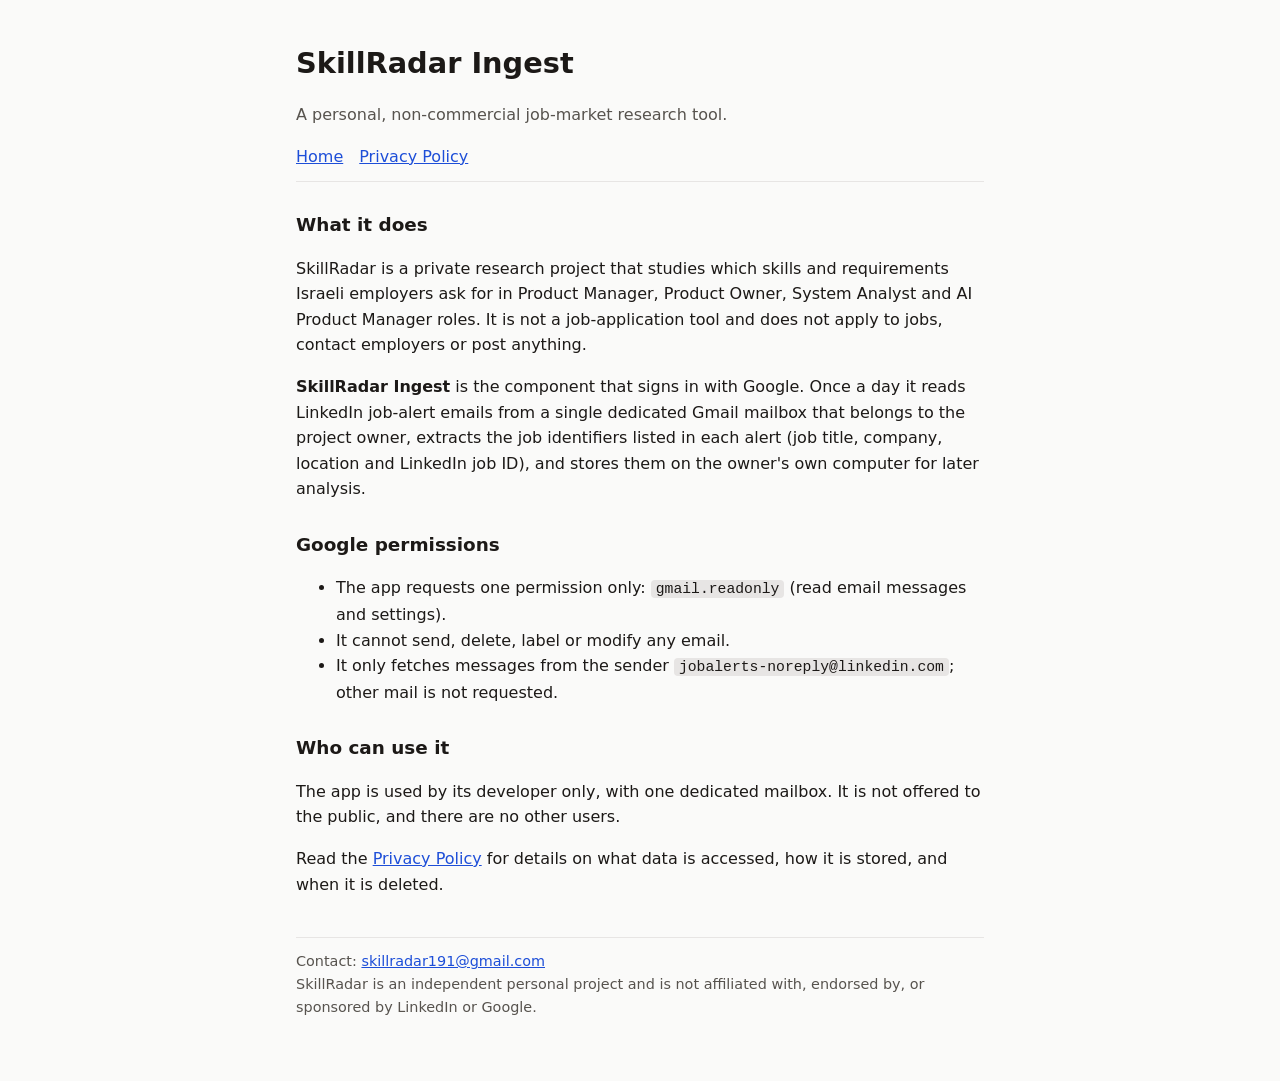
<file: index.html>
<!doctype html>
<html lang="en">
<head>
<meta charset="utf-8">
<meta name="viewport" content="width=device-width, initial-scale=1">
<title>SkillRadar Ingest</title>
<meta name="description" content="SkillRadar Ingest: a personal, read-only tool that reads LinkedIn job-alert emails from one dedicated Gmail mailbox for private job-market research.">
<link rel="stylesheet" href="style.css">
</head>
<body>
<main>
<header>
  <h1>SkillRadar Ingest</h1>
  <p class="sub">A personal, non-commercial job-market research tool.</p>
  <nav><a href="./">Home</a><a href="privacy.html">Privacy Policy</a></nav>
</header>

<h2>What it does</h2>
<p>SkillRadar is a private research project that studies which skills and requirements Israeli
employers ask for in Product Manager, Product Owner, System Analyst and AI Product Manager roles.
It is not a job-application tool and does not apply to jobs, contact employers or post anything.</p>
<p><strong>SkillRadar Ingest</strong> is the component that signs in with Google. Once a day it reads
LinkedIn job-alert emails from a single dedicated Gmail mailbox that belongs to the project owner,
extracts the job identifiers listed in each alert (job title, company, location and LinkedIn job ID),
and stores them on the owner's own computer for later analysis.</p>

<h2>Google permissions</h2>
<ul>
  <li>The app requests one permission only: <code>gmail.readonly</code> (read email messages and settings).</li>
  <li>It cannot send, delete, label or modify any email.</li>
  <li>It only fetches messages from the sender <code>jobalerts-noreply@linkedin.com</code>; other mail is not requested.</li>
</ul>

<h2>Who can use it</h2>
<p>The app is used by its developer only, with one dedicated mailbox. It is not offered to the public,
and there are no other users.</p>

<p>Read the <a href="privacy.html">Privacy Policy</a> for details on what data is accessed, how it is stored,
and when it is deleted.</p>

<footer>
  Contact: <a href="mailto:skillradar191@gmail.com">skillradar191@gmail.com</a><br>
  SkillRadar is an independent personal project and is not affiliated with, endorsed by, or sponsored by
  LinkedIn or Google.
</footer>
</main>
</body>
</html>
</file>
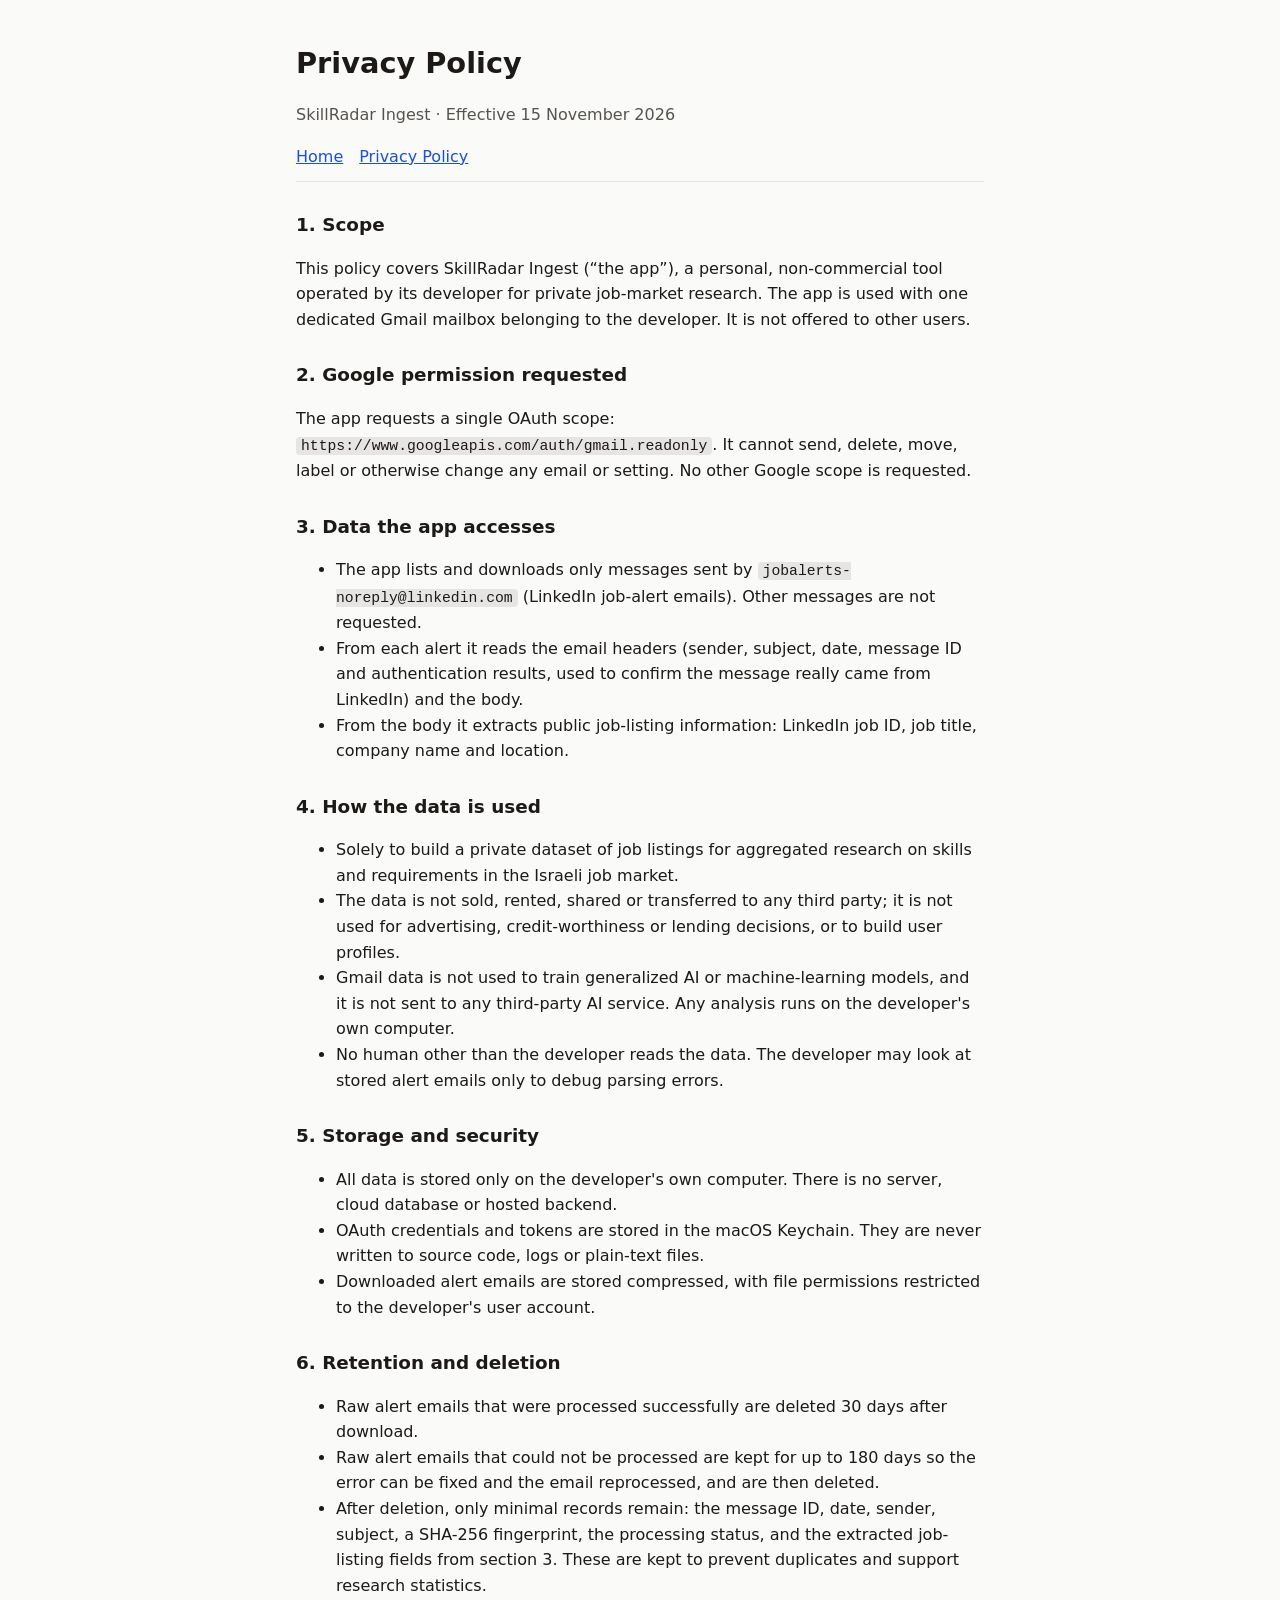
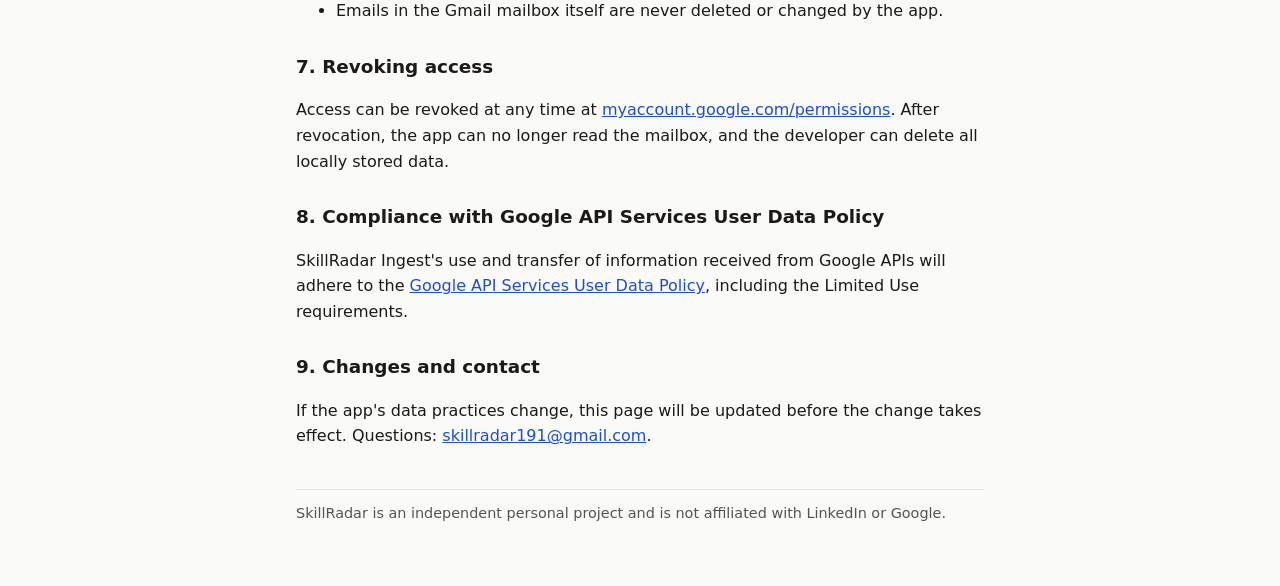
<file: privacy.html>
<!doctype html>
<html lang="en">
<head>
<meta charset="utf-8">
<meta name="viewport" content="width=device-width, initial-scale=1">
<title>SkillRadar Privacy Policy</title>
<meta name="description" content="Privacy Policy for SkillRadar Ingest: what Gmail data is read, how it is stored locally, and when it is deleted.">
<link rel="stylesheet" href="style.css">
</head>
<body>
<main>
<header>
  <h1>Privacy Policy</h1>
  <p class="sub">SkillRadar Ingest &middot; Effective 15 November 2026</p>
  <nav><a href="./">Home</a><a href="privacy.html">Privacy Policy</a></nav>
</header>

<h2>1. Scope</h2>
<p>This policy covers SkillRadar Ingest (“the app”), a personal, non-commercial tool operated by its
developer for private job-market research. The app is used with one dedicated Gmail mailbox
belonging to the developer. It is not offered to other users.</p>

<h2>2. Google permission requested</h2>
<p>The app requests a single OAuth scope: <code>https://www.googleapis.com/auth/gmail.readonly</code>.
It cannot send, delete, move, label or otherwise change any email or setting. No other Google scope is requested.</p>

<h2>3. Data the app accesses</h2>
<ul>
  <li>The app lists and downloads only messages sent by <code>jobalerts-noreply@linkedin.com</code>
      (LinkedIn job-alert emails). Other messages are not requested.</li>
  <li>From each alert it reads the email headers (sender, subject, date, message ID and authentication
      results, used to confirm the message really came from LinkedIn) and the body.</li>
  <li>From the body it extracts public job-listing information: LinkedIn job ID, job title, company name and location.</li>
</ul>

<h2>4. How the data is used</h2>
<ul>
  <li>Solely to build a private dataset of job listings for aggregated research on skills and requirements
      in the Israeli job market.</li>
  <li>The data is not sold, rented, shared or transferred to any third party; it is not used for
      advertising, credit-worthiness or lending decisions, or to build user profiles.</li>
  <li>Gmail data is not used to train generalized AI or machine-learning models, and it is not sent to any
      third-party AI service. Any analysis runs on the developer's own computer.</li>
  <li>No human other than the developer reads the data. The developer may look at stored alert emails
      only to debug parsing errors.</li>
</ul>

<h2>5. Storage and security</h2>
<ul>
  <li>All data is stored only on the developer's own computer. There is no server, cloud database or
      hosted backend.</li>
  <li>OAuth credentials and tokens are stored in the macOS Keychain. They are never written to source code,
      logs or plain-text files.</li>
  <li>Downloaded alert emails are stored compressed, with file permissions restricted to the developer's
      user account.</li>
</ul>

<h2>6. Retention and deletion</h2>
<ul>
  <li>Raw alert emails that were processed successfully are deleted 30 days after download.</li>
  <li>Raw alert emails that could not be processed are kept for up to 180 days so the error can be fixed and the email
      reprocessed, and are then deleted.</li>
  <li>After deletion, only minimal records remain: the message ID, date, sender, subject, a SHA-256
      fingerprint, the processing status, and the extracted job-listing fields from section 3. These are
      kept to prevent duplicates and support research statistics.</li>
  <li>Emails in the Gmail mailbox itself are never deleted or changed by the app.</li>
</ul>

<h2>7. Revoking access</h2>
<p>Access can be revoked at any time at
<a href="https://myaccount.google.com/permissions">myaccount.google.com/permissions</a>.
After revocation, the app can no longer read the mailbox, and the developer can delete all locally
stored data.</p>

<h2>8. Compliance with Google API Services User Data Policy</h2>
<p>SkillRadar Ingest's use and transfer of information received from Google APIs will adhere to the
<a href="https://developers.google.com/terms/api-services-user-data-policy">Google API Services User Data Policy</a>,
including the Limited Use requirements.</p>

<h2>9. Changes and contact</h2>
<p>If the app's data practices change, this page will be updated before the change takes effect.
Questions: <a href="mailto:skillradar191@gmail.com">skillradar191@gmail.com</a>.</p>

<footer>SkillRadar is an independent personal project and is not affiliated with LinkedIn or Google.</footer>
</main>
</body>
</html>
</file>
<file: style.css>
:root { --bg: #fafaf9; --fg: #1c1917; --muted: #57534e; --accent: #1d4ed8; --line: #e7e5e4; }
@media (prefers-color-scheme: dark) {
  :root { --bg: #1c1917; --fg: #f5f5f4; --muted: #a8a29e; --accent: #93c5fd; --line: #44403c; }
}
* { box-sizing: border-box; }
body { margin: 0; background: var(--bg); color: var(--fg);
  font: 16px/1.6 system-ui, -apple-system, "Segoe UI", Roboto, sans-serif; }
main { max-width: 720px; margin: 0 auto; padding: 40px 16px 64px; }
header { border-bottom: 1px solid var(--line); margin-bottom: 24px; padding-bottom: 12px; }
h1 { font-size: 1.8rem; margin: 0 0 4px; }
h2 { font-size: 1.15rem; margin-top: 28px; }
p.sub, footer, .muted { color: var(--muted); }
a { color: var(--accent); }
nav a { margin-right: 16px; }
code { font-size: .92em; background: var(--line); padding: 1px 5px; border-radius: 4px; }
footer { border-top: 1px solid var(--line); margin-top: 40px; padding-top: 12px; font-size: .9rem; }
</file>
